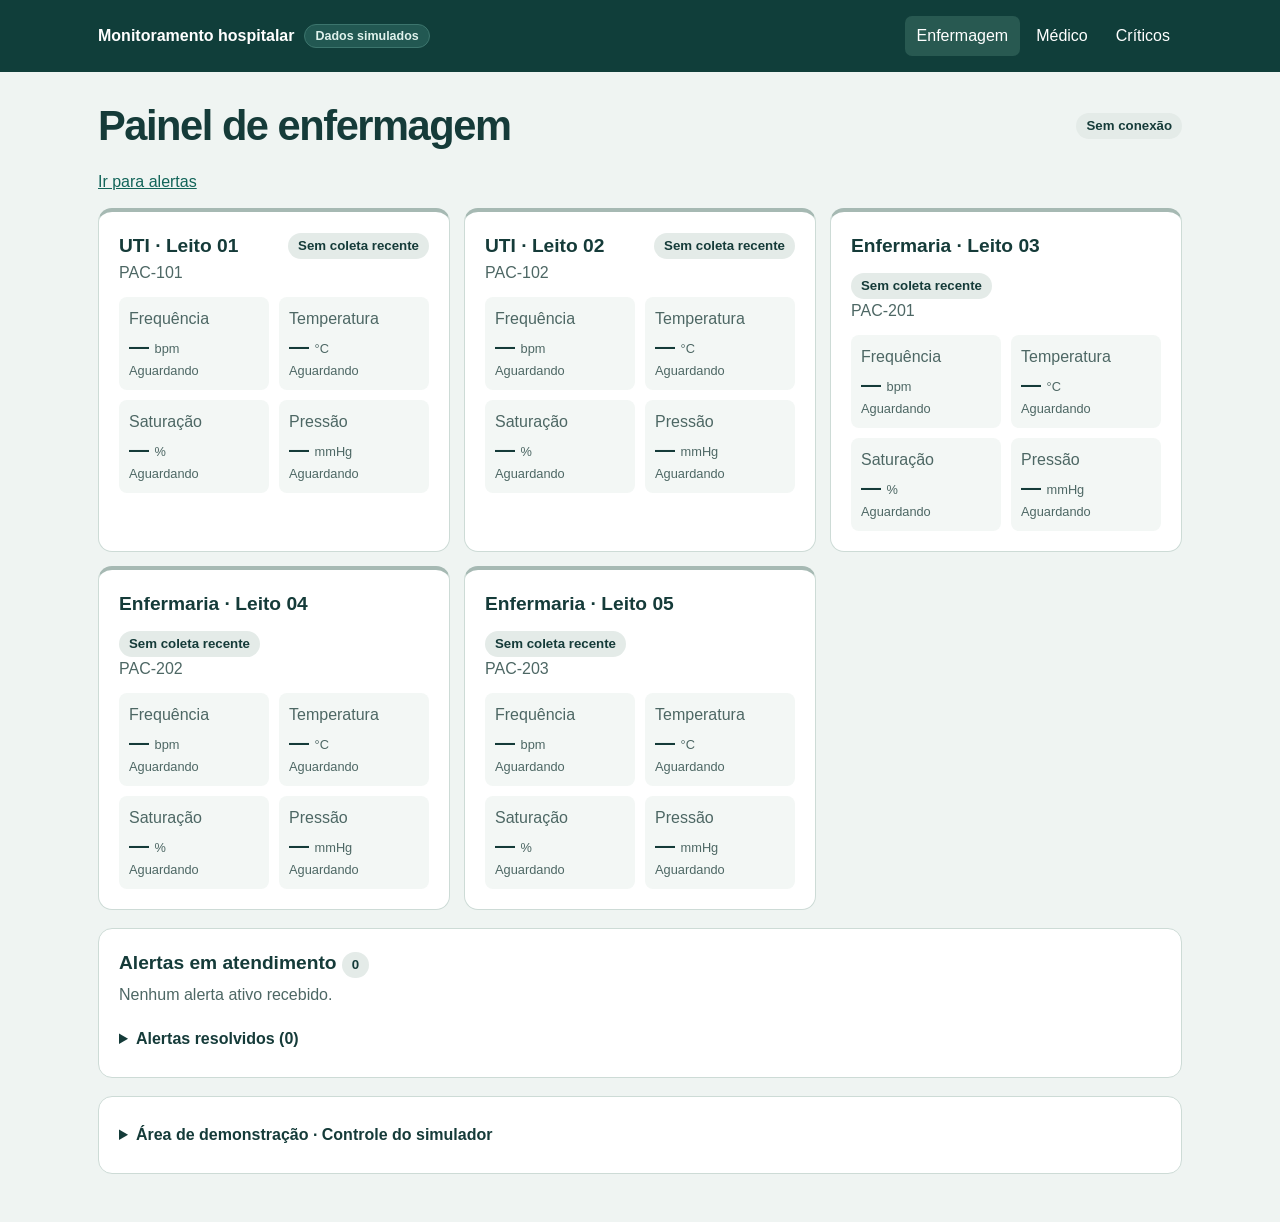
<file: codigo/frontend/index.html>
<!doctype html>
<html lang="pt-BR">
<head>
  <meta charset="utf-8">
  <meta name="viewport" content="width=device-width, initial-scale=1">
  <title>Painel de enfermagem · Monitoramento hospitalar</title>
  <link rel="stylesheet" href="css/estilos.css">
  <script defer src="js/vendor/mqtt.min.js"></script>
  <script defer src="js/conexao-mqtt.js"></script>
  <script defer src="js/painel.js"></script>
  <script defer src="js/enfermagem.js"></script>
</head>
<body>
<header><div class="barra"><div class="marca"><strong>Monitoramento hospitalar</strong><span class="selo-ambiente">Dados simulados</span></div>
<nav aria-label="Painéis"><a href="index.html" aria-current="page">Enfermagem</a><a href="medico.html">Médico</a><a href="mobile.html">Críticos</a></nav></div></header>
<main>
  <div class="titulo"><h1>Painel de enfermagem</h1><span id="conexao" role="status">Conectando…</span></div>
  <a class="atalho" href="#atendimento">Ir para alertas</a>
  <div id="leituras"></div>
  <section class="box" id="atendimento">
    <h2>Alertas em atendimento <span id="quantidade">0</span></h2>
    <p id="retorno" role="status"></p>
    <div id="ativos"></div>
    <details><summary>Alertas resolvidos (<span id="total-resolvidos">0</span>)</summary><div id="resolvidos"></div></details>
  </section>
  <details class="box simulador-box" id="simulador-demo">
    <summary>Área de demonstração · Controle do simulador</summary>
    <p class="muted">Envia comandos via MQTT para o simulador Java provocar crise ou simular recuperação imediata para a rotina.</p>
    <div class="sim-controles">
      <div><label for="sim-leito">Leito</label><select id="sim-leito"></select></div>
      <div><label for="sim-sinal">Sinal</label><select id="sim-sinal"></select></div>
      <div class="botoes sim-acoes">
        <button type="button" id="sim-crise" class="perigo">Provocar crise</button>
        <button type="button" id="sim-rotina" class="principal">Simular recuperação (Rotina)</button>
      </div>
    </div>
    <p id="sim-estado" class="muted"></p>
    <p id="sim-retorno" class="muted" role="status"></p>
  </details>
</main>
<dialog id="dialogo" aria-labelledby="acao-titulo">
  <form id="formulario">
    <h2 id="acao-titulo">Reconhecer alerta</h2>
    <p id="contexto"></p>
    <label for="usuario">Identificação do profissional</label>
    <input id="usuario" required maxlength="80" autocomplete="off" placeholder="Ex.: enf-01">
    <div id="grupo-motivo" hidden><label for="motivo">Motivo da resolução</label>
    <textarea id="motivo" rows="3" maxlength="500"></textarea></div>
    <div class="botoes"><button type="button" id="cancelar">Cancelar</button>
    <button class="principal" type="submit" id="confirmar">Confirmar</button></div>
  </form>
</dialog>
</body>
</html>
</file>
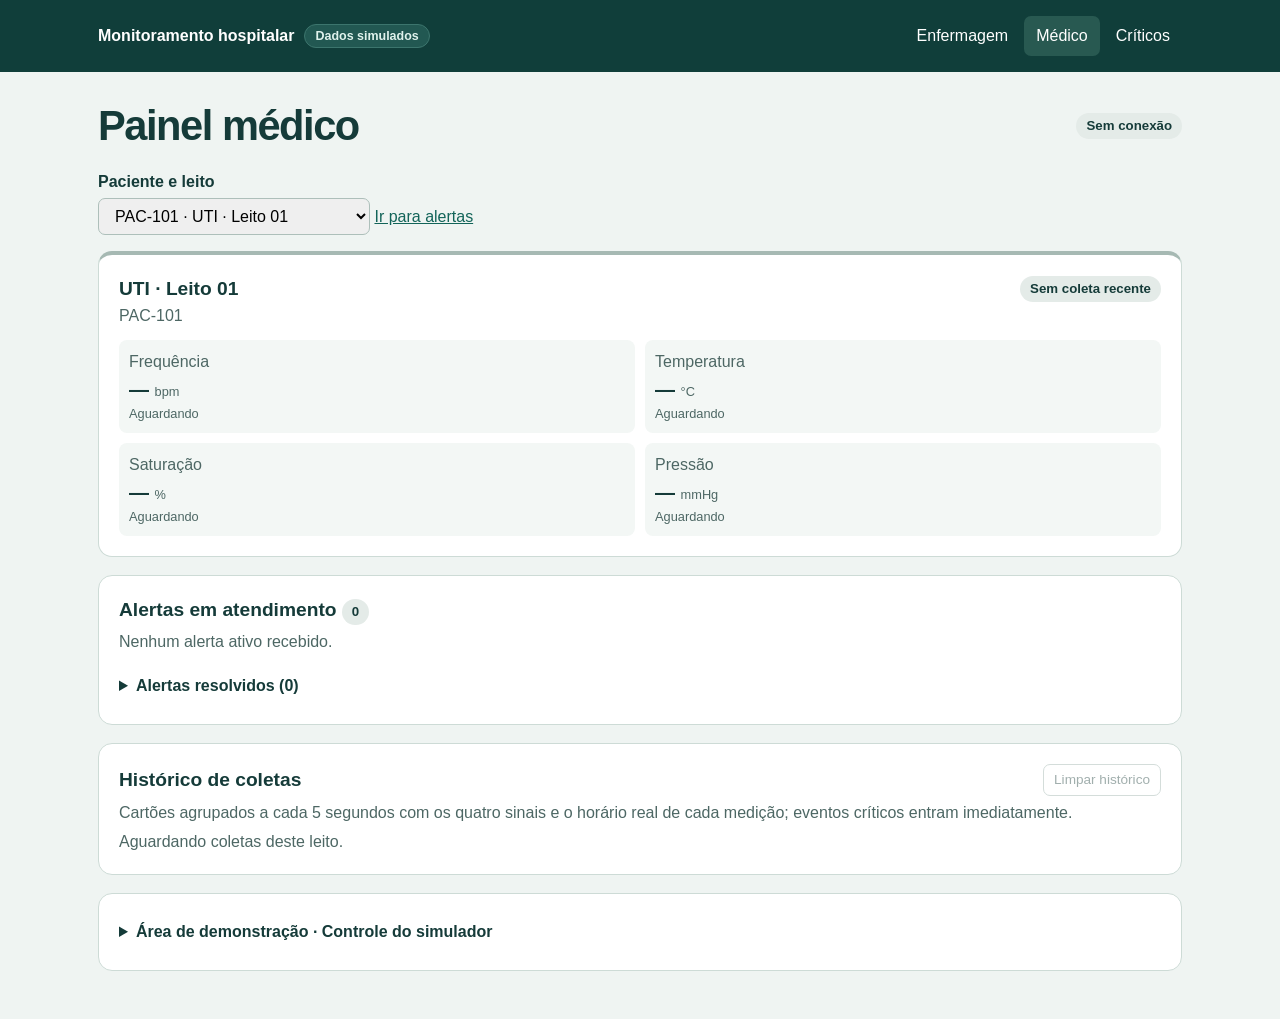
<file: codigo/frontend/medico.html>
<!doctype html>
<html lang="pt-BR">
<head>
  <meta charset="utf-8">
  <meta name="viewport" content="width=device-width, initial-scale=1">
  <title>Painel médico · Monitoramento hospitalar</title>
  <link rel="stylesheet" href="css/estilos.css">
  <script defer src="js/vendor/mqtt.min.js"></script>
  <script defer src="js/conexao-mqtt.js"></script>
  <script defer src="js/painel.js"></script>
  <script defer src="js/medico.js"></script>
</head>
<body>
<header><div class="barra"><div class="marca"><strong>Monitoramento hospitalar</strong><span class="selo-ambiente">Dados simulados</span></div>
<nav aria-label="Painéis"><a href="index.html">Enfermagem</a><a href="medico.html" aria-current="page">Médico</a><a href="mobile.html">Críticos</a></nav></div></header>
<main>
  <div class="titulo"><h1>Painel médico</h1><span id="conexao" role="status">Conectando…</span></div>
  <label for="leito">Paciente e leito</label><select id="leito"></select>
  <a class="atalho" href="#atendimento">Ir para alertas</a>
  <div id="leituras"></div>
  <section class="box" id="atendimento">
    <h2>Alertas em atendimento <span id="quantidade">0</span></h2>
    <p id="retorno" role="status"></p>
    <div id="ativos"></div>
    <details><summary>Alertas resolvidos (<span id="total-resolvidos">0</span>)</summary><div id="resolvidos"></div></details>
  </section>
  <section class="box">
    <div class="linha">
      <h2>Histórico de coletas</h2>
      <button type="button" id="limpar-historico" class="discreto">Limpar histórico</button>
    </div>
    <p class="muted">Cartões agrupados a cada 5 segundos com os quatro sinais e o horário real de cada medição; eventos críticos entram imediatamente.</p>
    <div id="historico"></div>
  </section>
  <details class="box simulador-box" id="simulador-demo">
    <summary>Área de demonstração · Controle do simulador</summary>
    <p class="muted">Envia comandos via MQTT para o simulador Java provocar crise ou simular recuperação imediata para a rotina.</p>
    <div class="sim-controles">
      <div><label for="sim-leito">Leito</label><select id="sim-leito"></select></div>
      <div><label for="sim-sinal">Sinal</label><select id="sim-sinal"></select></div>
      <div class="botoes sim-acoes">
        <button type="button" id="sim-crise" class="perigo">Provocar crise</button>
        <button type="button" id="sim-rotina" class="principal">Simular recuperação (Rotina)</button>
      </div>
    </div>
    <p id="sim-estado" class="muted"></p>
    <p id="sim-retorno" class="muted" role="status"></p>
  </details>
</main>
<dialog id="dialogo" aria-labelledby="acao-titulo">
  <form id="formulario">
    <h2 id="acao-titulo">Registrar resolução</h2>
    <p id="contexto"></p>
    <p id="aviso-modal" class="aviso-bloqueio" hidden></p>
    <label for="usuario">Identificação do profissional</label>
    <input id="usuario" required maxlength="80" autocomplete="off" placeholder="Ex.: med-01">
    <div id="grupo-motivo"><label for="motivo">Motivo da resolução</label>
    <textarea id="motivo" rows="3" maxlength="500"></textarea></div>
    <div class="botoes"><button type="button" id="cancelar">Cancelar</button>
    <button class="principal" type="submit" id="confirmar">Confirmar</button></div>
  </form>
</dialog>
</body>
</html>
</file>
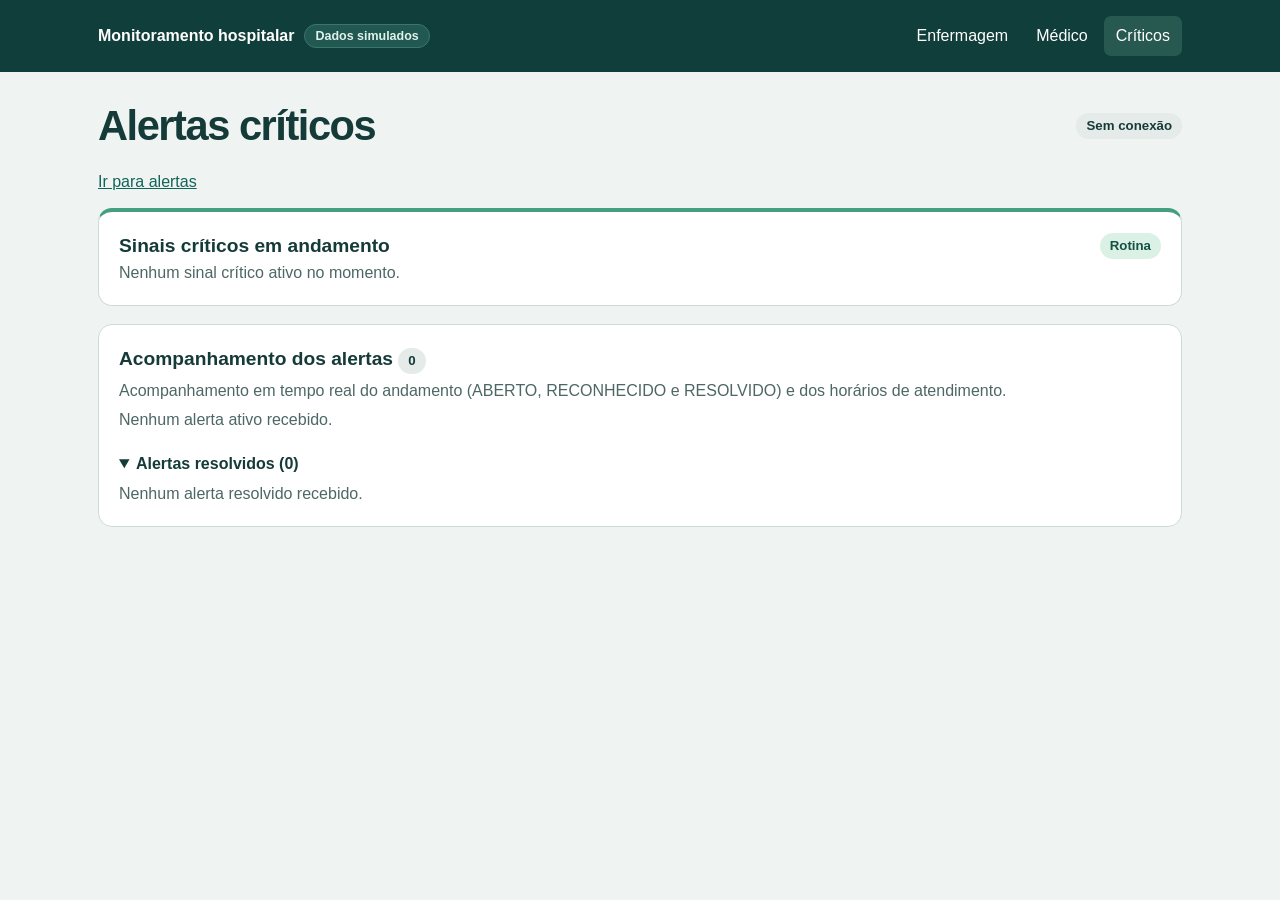
<file: codigo/frontend/mobile.html>
<!doctype html>
<html lang="pt-BR">
<head>
  <meta charset="utf-8">
  <meta name="viewport" content="width=device-width, initial-scale=1">
  <title>Alertas críticos · Monitoramento hospitalar</title>
  <link rel="stylesheet" href="css/estilos.css">
  <script defer src="js/vendor/mqtt.min.js"></script>
  <script defer src="js/conexao-mqtt.js"></script>
  <script defer src="js/painel.js"></script>
  <script defer src="js/mobile.js"></script>
</head>
<body>
<header><div class="barra"><div class="marca"><strong>Monitoramento hospitalar</strong><span class="selo-ambiente">Dados simulados</span></div>
<nav aria-label="Painéis"><a href="index.html">Enfermagem</a><a href="medico.html">Médico</a><a href="mobile.html" aria-current="page">Críticos</a></nav></div></header>
<main>
  <div class="titulo"><h1>Alertas críticos</h1><span id="conexao" role="status">Conectando…</span></div>
  <a class="atalho" href="#atendimento">Ir para alertas</a>
  <div id="leituras"></div>
  <section class="box" id="atendimento">
    <h2>Acompanhamento dos alertas <span id="quantidade">0</span></h2>
    <p class="muted">Acompanhamento em tempo real do andamento (ABERTO, RECONHECIDO e RESOLVIDO) e dos horários de atendimento.</p>
    <p id="retorno" role="status"></p>
    <div id="ativos"></div>
    <details id="detalhes-resolvidos" open><summary>Alertas resolvidos (<span id="total-resolvidos">0</span>)</summary><div id="resolvidos"></div></details>
  </section>
</main>
</body>
</html>
</file>
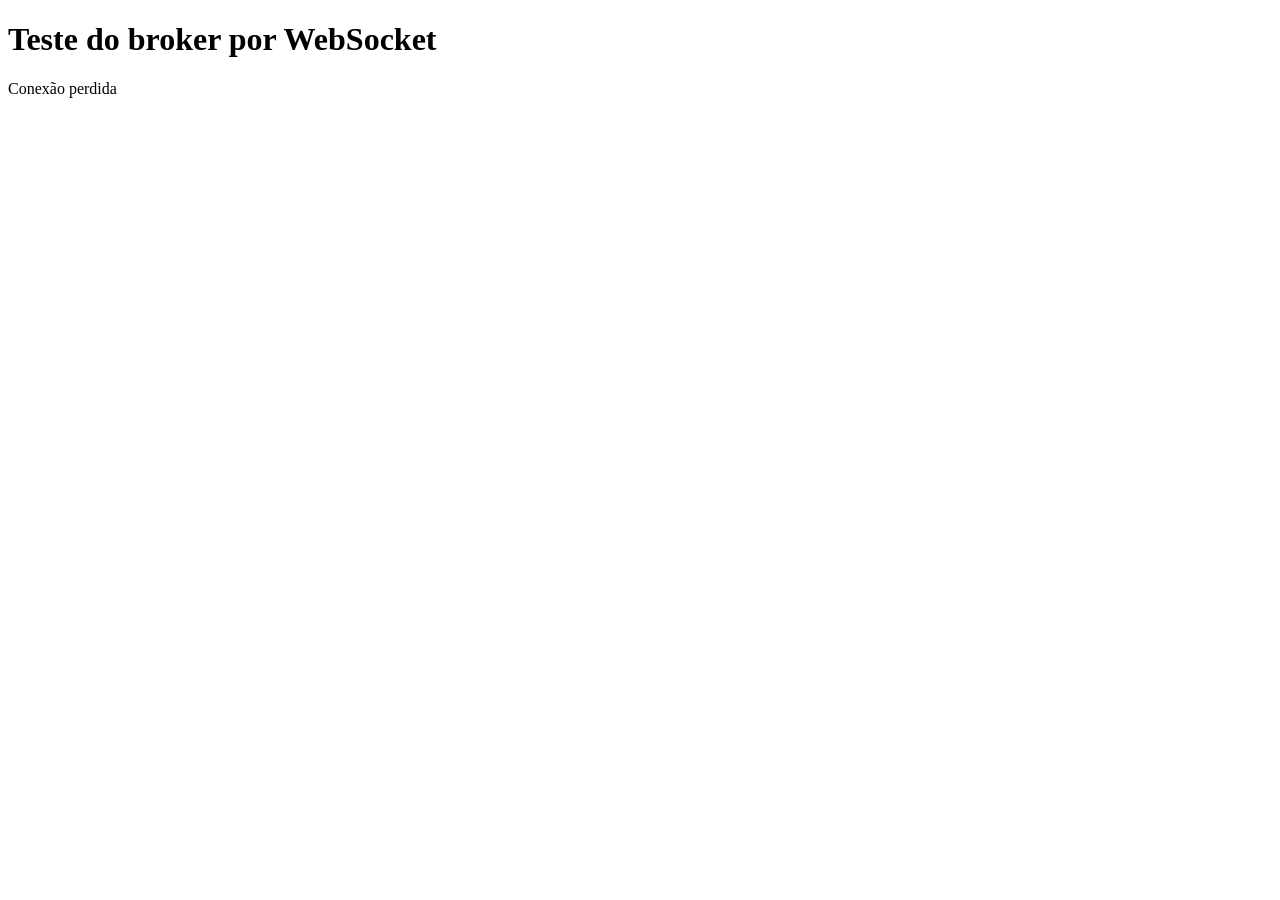
<file: codigo/frontend/teste-ws.html>
<!DOCTYPE html>
<html lang="pt-BR">
<head>
  <meta charset="UTF-8">
  <title>Teste MQTT por WebSocket</title>
</head>
<body>
  <h1>Teste do broker por WebSocket</h1>
  <p id="status">Conectando...</p>
  <pre id="log"></pre>

  <script src="js/vendor/mqtt.min.js"></script>
  <script>
    const statusEl = document.getElementById('status');
    const logEl = document.getElementById('log');
    const url = 'ws://' + location.hostname + ':9001';
    const cliente = mqtt.connect(url);

    cliente.on('connect', () => {
      cliente.subscribe('teste/#', { qos: 1 }, (erro, lista) => {
        const aceito = !erro && lista && lista.some(a => a.qos <= 2);
        statusEl.textContent = aceito
          ? 'Pronto para receber em teste/#'
          : 'Falha ao assinar teste/#';
      });
    });

    cliente.on('message', (topico, mensagem) => {
      logEl.textContent += topico + ' -> ' + mensagem.toString() + '\n';
    });

    cliente.on('close', () => {
      statusEl.textContent = 'Conexão perdida';
    });

    cliente.on('error', erro => {
      statusEl.textContent = 'Erro de conexão: ' + erro.message;
    });
  </script>
</body>
</html>
</file>
<file: codigo/frontend/css/estilos.css>
:root {
  color-scheme: light;
  --ink: #153b39;
  --muted: #4d6764;
  --line: #cddbd6;
  --green: #126459;
  --danger: #a6343a;
  font: 16px/1.5 Inter, "Segoe UI", sans-serif;
}
* { box-sizing: border-box; }
body { margin: 0; background: #eff4f2; color: var(--ink); }
header { background: #103e3a; color: white; }
.barra, main { max-width: 1180px; margin: auto; padding: 0 clamp(16px, 4vw, 48px); }
.barra, .titulo, .linha, .botoes { display: flex; align-items: center; justify-content: space-between; gap: 12px; flex-wrap: wrap; }
.barra { min-height: 72px; padding-block: 12px; }
.marca { display: flex; align-items: center; gap: 10px; flex-wrap: wrap; }
.selo-ambiente { font-size: .78rem; font-weight: 600; padding: 2px 10px; border-radius: 999px; background: #225852; color: #dff2ec; border: 1px solid #3c756d; }
nav { display: flex; flex-wrap: wrap; gap: 4px; }
nav a { color: white; padding: 8px 12px; text-decoration: none; border-radius: 7px; }
nav a[aria-current], nav a:hover { background: #285951; }
main { padding-bottom: 48px; }
.titulo { margin: 30px 0 20px; }
h1, h2, h3, p, dl, dd { margin: 0; }
h1 { font-size: clamp(1.65rem, 4vw, 2.6rem); line-height: 1.15; letter-spacing: -.035em; }
h2 { font-size: 1.2rem; }
h3 { font-size: 1.05rem; }
.muted, small, dt, #contexto { color: var(--muted); }
#conexao, .tag, #quantidade { display: inline-block; border-radius: 20px; padding: 3px 10px; background: #e4ebe8; font-size: .83rem; font-weight: 650; }
#conexao[data-online="sim"], .rotina { color: #145143; background: #dcf1e6; }
.atencao { color: #734700; background: #fff0c6; }
.critico { color: #852b30; background: #ffe3e3; }
.grade { display: grid; grid-template-columns: repeat(auto-fit,minmax(min(100%,300px),1fr)); gap: 14px; }
.box, .cartao { padding: 20px; border: 1px solid var(--line); border-radius: 14px; background: white; }
.box { margin-top: 18px; }
.cartao { border-top: 4px solid #a6b9b3; }
.cartao[data-nivel="ROTINA"] { border-top-color: #449e81; }
.cartao[data-nivel="ATENCAO"] { border-top-color: #cf952a; }
.cartao[data-nivel="CRITICO"] { border-top-color: #bd5054; }
.metricas { display: grid; grid-template-columns: 1fr 1fr; gap: 10px; margin-top: 12px; }
.metrica { background: #f3f7f5; padding: 10px; border-radius: 8px; }
dd small { display: inline; font-weight: 500; }
.atalho { display: inline-block; color: var(--green); margin: 0 0 14px; }
dd { font-size: 1.25rem; font-weight: 650; font-variant-numeric: tabular-nums; }
small { display: block; font-size: .8rem; }
.alerta { border-top: 1px solid var(--line); margin-top: 12px; padding-top: 14px; overflow-wrap: anywhere; }
.alerta[data-destaque="sim"] { border-left: 4px solid var(--green); padding-left: 14px; background: #f9fcfb; border-radius: 6px; padding-bottom: 12px; }
.alerta p, .box > p, #contexto { margin: 5px 0; }
.motivo-campo { background: #f5f9f7; padding: 8px 10px; border-radius: 8px; font-size: .92rem; }
.linha-tempo { list-style: none; margin: 10px 0 8px; padding: 0 0 0 14px; border-left: 2px solid var(--line); display: grid; gap: 6px; font-size: .88rem; }
.linha-tempo li { position: relative; padding-left: 6px; }
.linha-tempo li::before { content: ""; position: absolute; left: -19px; top: 7px; width: 8px; height: 8px; border-radius: 50%; background: #9db2ac; }
.linha-tempo li.concluido::before { background: var(--green); }
.linha-tempo li.pendente { color: var(--muted); }
.motivo-resolucao { display: block; margin-top: 3px; color: var(--ink); }
.aguardo { font-size: .86rem; color: var(--muted); font-style: italic; }
.aviso-bloqueio { color: #852b30; font-style: normal; font-weight: 500; }
.pronto-resolucao { color: #145143; font-style: normal; font-weight: 500; }
button.discreto { font-size: .85rem; padding: 5px 10px; color: var(--muted); }
details { margin-top: 14px; }
summary { cursor: pointer; font-weight: 600; padding: 6px 0; }
button, input, select, textarea { font: inherit; border-radius: 7px; border: 1px solid #adbfba; padding: 8px 12px; }
button { background: white; color: var(--ink); cursor: pointer; }
button:disabled { opacity: .52; cursor: default; }
button:not(:disabled):hover { border-color: var(--green); }
.principal { color: white; background: var(--green); border-color: var(--green); }
.perigo { color: white; background: var(--danger); border-color: var(--danger); }
.botoes { justify-content: flex-start; margin-top: 10px; }
:focus-visible { outline: 3px solid #287fbb; outline-offset: 2px; }
label { display: block; font-weight: 600; margin: 12px 0 4px; }
select { max-width: 100%; margin-bottom: 16px; }
input, textarea { width: 100%; }
dialog { width: min(440px, 92%); border: 1px solid var(--line); border-radius: 14px; color: var(--ink); padding: 22px; }
dialog::backdrop { background: #102a2888; }
#retorno:not(:empty) { padding: 12px; border-left: 3px solid var(--green); background: white; margin-top: 16px; }
.simulador-box p { margin-top: 8px; }
.sim-controles { display: grid; grid-template-columns: repeat(auto-fit, minmax(210px, 1fr)); gap: 12px; align-items: end; margin-top: 10px; }
.sim-controles select { width: 100%; margin-bottom: 0; }
.sim-acoes { margin-top: 0; }
.hist-lista { display: grid; gap: 12px; margin-top: 12px; max-height: 460px; overflow: auto; }
.hist-cartao { border: 1px solid var(--line); border-left: 4px solid #a6b9b3; border-radius: 10px; padding: 12px 14px; background: #fbfdfc; }
.hist-cartao[data-nivel="ROTINA"] { border-left-color: #449e81; }
.hist-cartao[data-nivel="ATENCAO"] { border-left-color: #cf952a; }
.hist-cartao[data-nivel="CRITICO"] { border-left-color: #bd5054; background: #fff9f9; }
.hist-tags { display: flex; gap: 6px; flex-wrap: wrap; }
.hist-sinais { display: grid; grid-template-columns: repeat(auto-fit, minmax(150px, 1fr)); gap: 8px; margin-top: 10px; }
.hist-sinal { background: white; border: 1px solid #e1ebe7; border-radius: 8px; padding: 8px 10px; }
.hist-sinal.sinal-critico { border-color: #df9a9d; background: #fff2f2; }
.hist-sinal.sinal-atencao { border-color: #e2c574; background: #fff9e6; }
.hist-nome { display: block; font-size: .78rem; color: var(--muted); }
.hist-sinal strong { display: block; font-size: 1rem; font-variant-numeric: tabular-nums; }
.resumo-alertas { margin-top: 10px; padding: 7px 10px; border-radius: 8px; background: #fff3f3; border: 1px solid #ecc6c8; color: #7a262b; font-size: .85rem; }
.criticos-lista { list-style: none; margin: 12px 0 0; padding: 0; display: grid; gap: 8px; }
.critico-item { display: flex; align-items: center; justify-content: space-between; gap: 12px; flex-wrap: wrap; padding: 10px 12px; border-radius: 8px; background: #fff6f6; border: 1px solid #ecc6c8; }
.critico-meta { display: flex; align-items: center; gap: 8px; font-variant-numeric: tabular-nums; }
</file>
